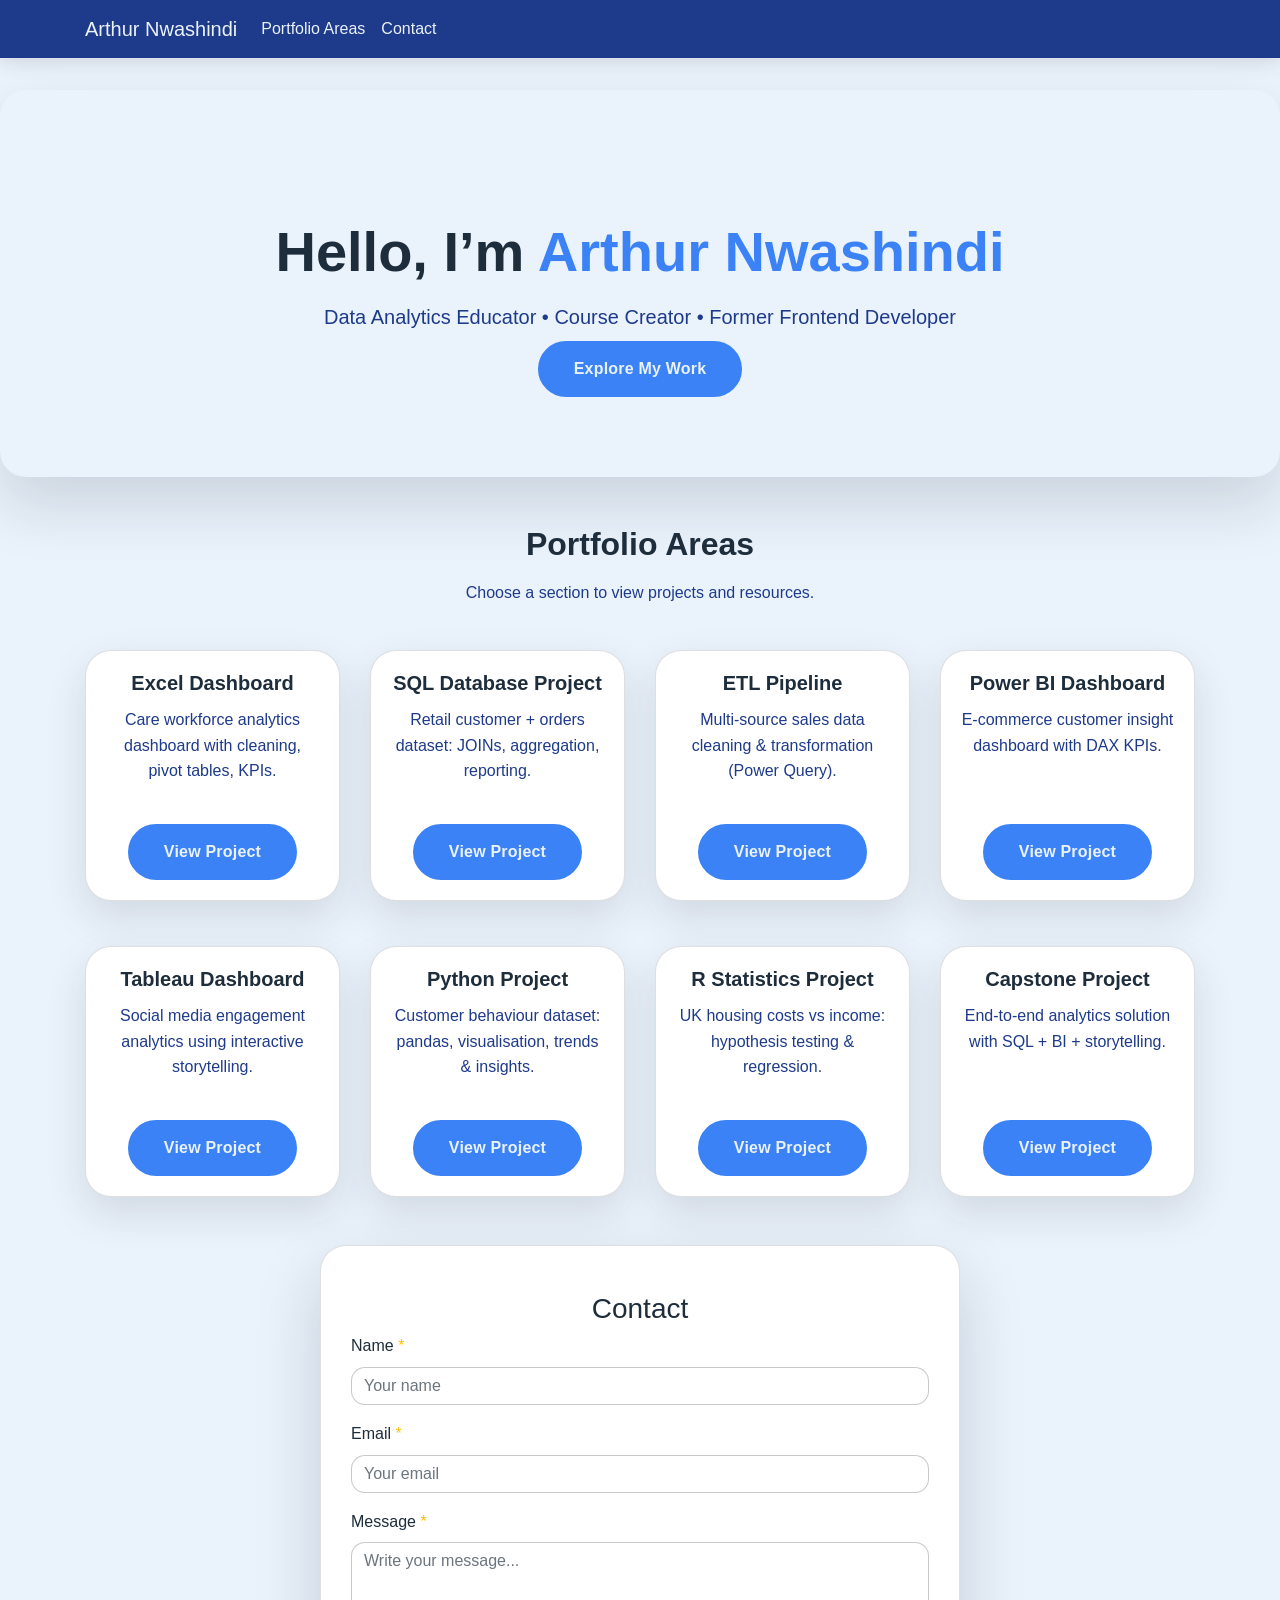
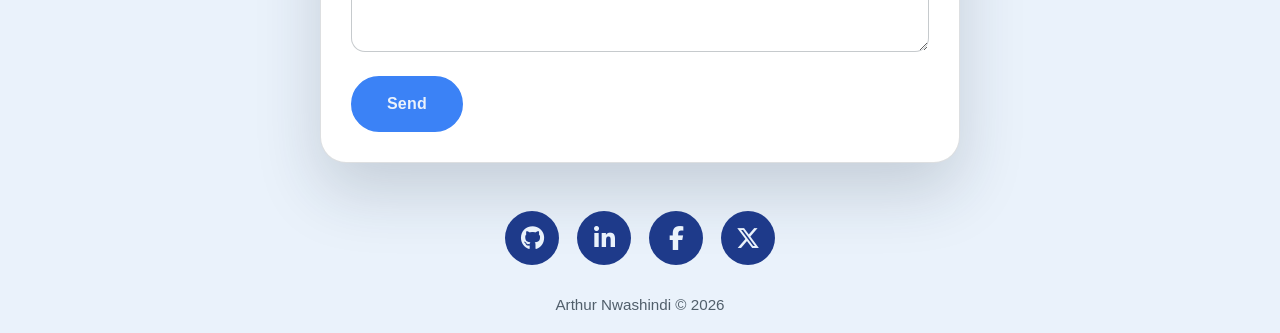
<file: index.html>
<!doctype html>
<html lang="en"
<head>
    <title>Arthur Nwashindi | Portfolio Hub</title>
    <meta charset="utf-8">
    <meta name="viewport" content="width=device-width, initial-scale=1, shrink-to-fit=no">

    <!-- Bootstrap -->
    <link rel="stylesheet" href="https://stackpath.bootstrapcdn.com/bootstrap/4.1.3/css/bootstrap.min.css">

    <!-- Font Awesome (reliable social icons) -->
    <link rel="stylesheet" href="https://cdnjs.cloudflare.com/ajax/libs/font-awesome/6.5.1/css/all.min.css">

    <!-- Your CSS -->
    <link rel="stylesheet" href="main2.css">
</head>

<body id="home">

    <!-- Navbar -->
    <nav class="navbar navbar-expand-lg navbar-dark bg-dark fixed-top">
        <div class="container">
            <a class="navbar-brand" href="#home">Arthur Nwashindi</a>

            <button class="navbar-toggler" type="button" data-toggle="collapse" data-target="#nav" aria-controls="nav"
                aria-expanded="false" aria-label="Toggle navigation">
                <span class="navbar-toggler-icon"></span>
            </button>

            <div class="collapse navbar-collapse" id="nav">
                <div class="navbar-nav">
                    <a class="nav-item nav-link" href="#areas">Portfolio Areas</a>
                    <a class="nav-item nav-link" href="#contact">Contact</a>
                </div>
            </div>
        </div>
    </nav>

    <!-- Hero / Jumbotron -->
    <div class="jumbotron jumbotron-fluid text-center hero">
        <div class="container">
            <h1 class="display-4 mt-5">
                Hello, I’m <span class="highlight">Arthur Nwashindi</span>
            </h1>
            <p class="lead mt-3">
                Data Analytics Educator • Course Creator • Former Frontend Developer
            </p>

            <!-- Use anchor styled as button (cleaner than button inside a tag) -->
            <a href="#areas" class="btn custom-btn mt-2">Explore My Work</a>
        </div>
    </div>

    <!-- Portfolio Areas (Cards) -->
    <div class="container mt-5" id="areas">
        <h2 class="text-center">Portfolio Areas</h2>
        <p class="text-center intro mt-3">
            Choose a section to view projects and resources.
        </p>
        <div class="row project-row">

            <!-- Card 1 -->
            <div class="col-12 col-sm-6 col-lg-3 text-center">
                <div class="card mb-3 h-100 fancy-card">
                    <div class="card-body d-flex flex-column">
                        <h5 class="card-title">Excel Dashboard</h5>
                        <p class="card-text">
                            Care workforce analytics dashboard with cleaning, pivot tables, KPIs.
                        </p>
                        <div class="mt-auto">
                            <a href="" class="btn custom-btn mt-2">View Project</a>
                        </div>
                    </div>
                </div>
            </div>

            <!-- Card 2 -->
            <div class="col-12 col-sm-6 col-lg-3 text-center">
                <div class="card mb-3 h-100 fancy-card">
                    <div class="card-body d-flex flex-column">
                        <h5 class="card-title">SQL Database Project</h5>
                        <p class="card-text">
                            Retail customer + orders dataset: JOINs, aggregation, reporting.
                        </p>
                        <div class="mt-auto">
                            <a href="" class="btn custom-btn mt-2">View Project</a>
                        </div>
                    </div>
                </div>
            </div>

            <!-- Card 3 -->
            <div class="col-12 col-sm-6 col-lg-3 text-center">
                <div class="card mb-3 h-100 fancy-card">
                    <div class="card-body d-flex flex-column">
                        <h5 class="card-title">ETL Pipeline</h5>
                        <p class="card-text">
                            Multi-source sales data cleaning & transformation (Power Query).
                        </p>
                        <div class="mt-auto">
                            <a href="" class="btn custom-btn mt-2">View Project</a>
                        </div>
                    </div>
                </div>
            </div>

            <!-- Card 4 -->
            <div class="col-12 col-sm-6 col-lg-3 text-center">
                <div class="card mb-3 h-100 fancy-card">
                    <div class="card-body d-flex flex-column">
                        <h5 class="card-title">Power BI Dashboard</h5>
                        <p class="card-text">
                            E-commerce customer insight dashboard with DAX KPIs.
                        </p>
                        <div class="mt-auto">
                            <a href="" class="btn custom-btn mt-2">View Project</a>
                        </div>
                    </div>
                </div>
            </div>

        </div>
        <div class="row project-row">

            <!-- Card 5 -->
            <div class="col-12 col-sm-6 col-lg-3 text-center">
                <div class="card mb-3 h-100 fancy-card">
                    <div class="card-body d-flex flex-column">
                        <h5 class="card-title">Tableau Dashboard</h5>
                        <p class="card-text">
                            Social media engagement analytics using interactive storytelling.
                        </p>
                        <div class="mt-auto">
                            <a href="#contact" class="btn custom-btn mt-2">View Project</a>
                        </div>
                    </div>
                </div>
            </div>

            <!-- Card 2 -->
            <div class="col-12 col-sm-6 col-lg-3 text-center">
                <div class="card mb-3 h-100 fancy-card">
                    <div class="card-body d-flex flex-column">
                        <h5 class="card-title">Python Project</h5>
                        <p class="card-text">
                            Customer behaviour dataset: pandas, visualisation, trends & insights.
                        </p>
                        <div class="mt-auto">
                            <a href="#contact" class="btn custom-btn mt-2">View Project</a>
                        </div>
                    </div>
                </div>
            </div>

            <!-- Card 3 -->
            <div class="col-12 col-sm-6 col-lg-3 text-center">
                <div class="card mb-3 h-100 fancy-card">
                    <div class="card-body d-flex flex-column">
                        <h5 class="card-title">R Statistics Project</h5>
                        <p class="card-text">
                            UK housing costs vs income: hypothesis testing & regression.
                        </p>
                        <div class="mt-auto">
                            <a href="#contact" class="btn custom-btn mt-2">View Project</a>
                        </div>
                    </div>
                </div>
            </div>

            <!-- Card 4 -->
            <div class="col-12 col-sm-6 col-lg-3 text-center">
                <div class="card mb-3 h-100 fancy-card">
                    <div class="card-body d-flex flex-column">
                        <h5 class="card-title">Capstone Project</h5>
                        <p class="card-text">
                            End-to-end analytics solution with SQL + BI + storytelling.
                        </p>
                        <div class="mt-auto">
                            <a href="#contact" class="btn custom-btn mt-2">View Project</a>
                        </div>
                    </div>
                </div>
            </div>

        </div>
    </div>

    <!-- Contact -->
    <div class="container w-50 mt-5 mb-5 form-div" id="contact">
        <form id="contactForm" novalidate>
            <div class="form-group">
                <h3 class="text-center pt-3">Contact</h3>

                <label for="name">Name <span class="text-warning">*</span></label>
                <input type="text" class="form-control" id="name" placeholder="Your name" required minlength="2">
                <div class="invalid-feedback">Please enter your name (at least 2 characters).</div>
            </div>

            <div class="form-group">
                <label for="email">Email <span class="text-warning">*</span></label>
                <input type="email" class="form-control" id="email" placeholder="Your email" required>
                <div class="invalid-feedback">Please enter a valid email address.</div>
            </div>

            <div class="form-group">
                <label for="message">Message <span class="text-warning">*</span></label>
                <textarea class="form-control" id="message" rows="4" required minlength="10"
                    placeholder="Write your message..."></textarea>
                <div class="invalid-feedback">Please enter a message (at least 10 characters).</div>
            </div>

            <div id="formSuccess" class="alert alert-success d-none" role="alert">
                Thanks! Your message is valid. (You can later connect this to EmailJS / Formspree.)
            </div>

            <button type="submit" class="btn custom-btn mt-2" id="form-btn">Send</button>

        </form>
    </div>

    <!-- Footer -->
    <footer id="footer">
        <ul class="socicons-list">
            <li>
                <a href="https://github.com/quantex25-ops" target="_blank" aria-label="GitHub">
                    <i class="fa-brands fa-github"></i>
                </a>
            </li>
            <li>
                <a href="" target="_blank"www.linkedin.com/in/arthur-nwashindi-1193269b
                    aria-label="LinkedIn">
                    <i class="fa-brands fa-linkedin-in"></i>
                </a>
            </li>
            <li>
                <a href="https://www" target="_blank" aria-label="Facebook">
                    <i class="fa-brands fa-facebook-f"></i>
                </a>
            </li>
            <li>
                <a href="https://"Take a look at arthur lans (@LansArthur): https://x.com/LansArthur?t=CbphSDcZRzdTKjvIdPVpIw&s=08 target="_blank" aria-label="Twitter">
                    <i class="fa-brands fa-x-twitter"></i>
                </a>
            </li>
        </ul>
    </footer>

    <p class="copyright text-center mb-3">
        Arthur Nwashindi &copy; <span id="year"></span>
    </p>

    <!-- Dynamic year -->
    <script src="js/year.js"></script>

    <!-- Form validation -->
    <script>
        (function () {
            const form = document.getElementById("contactForm");
            const success = document.getElementById("formSuccess");
            if (!form) return;

            function isValidEmail(email) {
                return /^[^\s@]+@[^\s@]+\.[^\s@]{2,}$/.test(email);
            }

            form.addEventListener("submit", function (event) {
                event.preventDefault();

                const email = document.getElementById("email");

                let valid = form.checkValidity();

                if (email && !isValidEmail(email.value.trim())) {
                    email.setCustomValidity("Invalid");
                    valid = false;
                } else if (email) {
                    email.setCustomValidity("");
                }

                if (!valid) {
                    event.stopPropagation();
                    form.classList.add("was-validated");
                    if (success) success.classList.add("d-none");
                    return;
                }

                form.classList.add("was-validated");
                if (success) success.classList.remove("d-none");
            });
        })();
    </script>

    <!-- Bootstrap JS -->
    <script src="https://code.jquery.com/jquery-3.3.1.slim.min.js" crossorigin="anonymous"></script>
    <script src="https://cdnjs.cloudflare.com/ajax/libs/popper.js/1.14.3/umd/popper.min.js"
        crossorigin="anonymous"></script>
    <script src="https://stackpath.bootstrapcdn.com/bootstrap/4.1.3/js/bootstrap.min.js"
        crossorigin="anonymous"></script>
</body>

</html>
</file>
<file: main2.css>
/* =================================
   MAIN PAGE ONLY (Scoped)
   Applies ONLY to body#home
================================= */

body#home {
    background: #eaf2fb;       /* very light blue */
    color: #1e2d3b;            /* dark blue-gray text */
    font-family: "Inter", "Segoe UI", Roboto, Arial, sans-serif;
    line-height: 1.6;
}

/* ===============================
   NAVBAR
================================ */
body#home .navbar {
    background: #1e3a8a !important;  /* strong royal blue */
    box-shadow: 0 4px 20px rgba(0, 0, 0, 0.12);
}

body#home .navbar-brand,
body#home .navbar-nav .nav-link {
    color: #eaf2fb !important;
    font-weight: 500;
}

body#home .navbar-nav .nav-link:hover {
    color: #3b82f6 !important;  /* brighter blue on hover */
}

/* ===============================
   HERO / JUMBOTRON
================================ */
body#home .hero {
    background: #eaf2fb;
    border-radius: 26px;
    margin-top: 90px;
    padding: 80px 25px;
    box-shadow: 0 28px 60px rgba(30, 45, 59, 0.15);
}

body#home .hero h1 {
    color: #1e2d3b;
    font-weight: 700;
}

body#home .hero .lead {
    color: #1e3a8a;
    max-width: 720px;
    margin: 0 auto;
}

/* Highlight name */
body#home .highlight {
    color: #3b82f6;
}

/* ===============================
   BUTTONS
================================ */

body#home .btn {
    border-radius: 18px;
    padding: 12px 26px;
    font-weight: 600;
    transition: transform 0.25s ease, box-shadow 0.25s ease, background-color 0.25s ease, color 0.25s ease;
}

body#home .custom-btn {
    background: #3b82f6;
    border: 2px solid #3b82f6;
    color: #eaf2fb;
    border-radius: 999px;
    padding: 14px 34px;
    display: inline-block;
    text-decoration: none;
    letter-spacing: 0.2px;
}

body#home .custom-btn:hover {
    background: #2563eb;
    border-color: #2563eb;
    color: #eaf2fb;
    transform: translateY(-2px);
    box-shadow: 0 14px 30px rgba(59, 130, 246, 0.35);
    text-decoration: none;
}

body#home .custom-btn:focus {
    outline: none;
    box-shadow: 0 0 0 0.2rem rgba(59, 130, 246, 0.35);
}

/* ===============================
   SECTIONS
================================ */
body#home h2 {
    font-weight: 700;
    color: #1e2d3b;
}

body#home .intro {
    color: #1e3a8a;
}

/* ===============================
   PORTFOLIO CARDS
================================ */
body#home .project-row {
    margin-top: 45px;
    row-gap: 30px;
}

body#home .fancy-card {
    background: #ffffff;
    border-radius: 26px;
    border: 1px solid rgba(30, 45, 59, 0.15);
    box-shadow: 0 16px 40px rgba(30, 45, 59, 0.12);
    transition: transform 0.35s ease, box-shadow 0.35s ease;
}

body#home .fancy-card:hover {
    transform: translateY(-10px);
    box-shadow: 0 32px 70px rgba(30, 45, 59, 0.25);
}

body#home .fancy-card .card-title {
    font-weight: 600;
    color: #1e2d3b;
}

body#home .fancy-card .card-text {
    color: #1e3a8a;
}

/* ===============================
   CONTACT FORM
================================ */
body#home .form-div {
    background: #ffffff;
    border-radius: 26px;
    border: 1px solid rgba(30, 45, 59, 0.15);
    box-shadow: 0 28px 65px rgba(30, 45, 59, 0.18);
    padding: 30px;
}

body#home .form-control {
    border-radius: 14px;
    border: 1px solid rgba(30, 45, 59, 0.25);
}

body#home .form-control:focus {
    border-color: #3b82f6;
    box-shadow: 0 0 0 0.2rem rgba(59, 130, 246, 0.25);
}

body#home .was-validated .form-control:invalid,
body#home .form-control.is-invalid {
    border-color: #ef4444;
    box-shadow: 0 0 0 0.2rem rgba(239, 68, 68, 0.18);
}

body#home .was-validated .form-control:valid,
body#home .form-control.is-valid {
    border-color: #22c55e;
    box-shadow: 0 0 0 0.2rem rgba(34, 197, 94, 0.16);
}

/* ===============================
   SOCIAL ICONS
================================ */
body#home .socicons-list {
    list-style: none;
    display: flex;
    justify-content: center;
    gap: 18px;
    padding-left: 0;
    margin: 35px 0 10px;
}

body#home .socicons-list li a {
    width: 54px;
    height: 54px;
    display: inline-flex;
    align-items: center;
    justify-content: center;
    border-radius: 50%;
    text-decoration: none;

    background: #1e3a8a;
    color: #eaf2fb;
    font-size: 24px;

    transition: transform 0.25s ease, box-shadow 0.25s ease, background-color 0.25s ease;
}

body#home .socicons-list li a:hover {
    transform: translateY(-3px);
    background: #3b82f6;
    box-shadow: 0 14px 28px rgba(30, 45, 59, 0.18);
}

/* ===============================
   COPYRIGHT
================================ */
body#home .copyright {
    color: rgba(30, 45, 59, 0.75);
    margin-top: 28px;
    font-size: 0.95rem;
}
</file>
